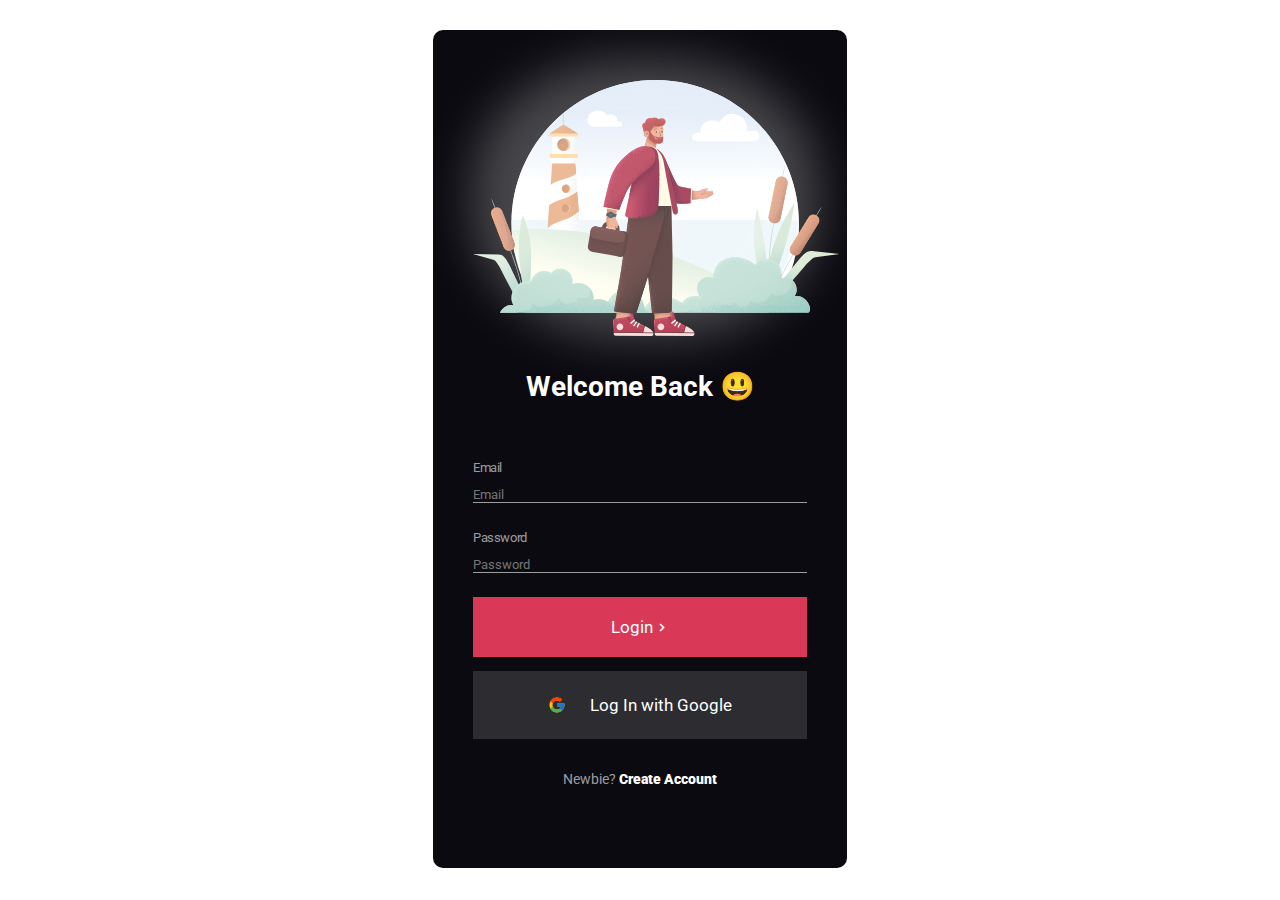
<file: index.html>
<!DOCTYPE html>
<html lang="en">
  <head>
    <meta charset="UTF-8" />
    <meta http-equiv="X-UA-Compatible" content="IE=edge" />
    <meta name="viewport" content="width=device-width, initial-scale=1.0" />
    <link
      href="https://unpkg.com/boxicons@2.1.4/css/boxicons.min.css"
      rel="stylesheet"
    />
    <link rel="stylesheet" href="styles.css" />
    <link rel="preconnect" href="https://fonts.googleapis.com" />
    <link rel="preconnect" href="https://fonts.gstatic.com" crossorigin />
    <link
      href="https://fonts.googleapis.com/css2?family=Roboto:wght@400;700;900&display=swap"
      rel="stylesheet"
    />
    <title>Login App</title>
  </head>

  <body>
    <main>
      <div class="div-blur">
        <div class="blur"></div>
        <img src="./images/signin.svg" alt="homem com uma mala" />
      </div>
      <h1>Welcome Back 😃</h1>
      <label>
        Email
        <input type="email" placeholder="Email" />
      </label>
      <label>
        Password
        <input type="Password" placeholder="Password" />
      </label>
      <button class="btn-login" type="button">
        Login
        <i class="bx bx-chevron-right arrow"></i>
      </button>
      <button class="btn-login-google" type="button">
        <img src="./images/icon-google.svg" alt="ícone do google" />
        Log In with Google
      </button>
      <div class="link-container">
        <a href="./signup.html">
         Newbie?
          <span>Create Account</span>
        </a>
    </div>
    </main>
  </body>
</html>
</file>
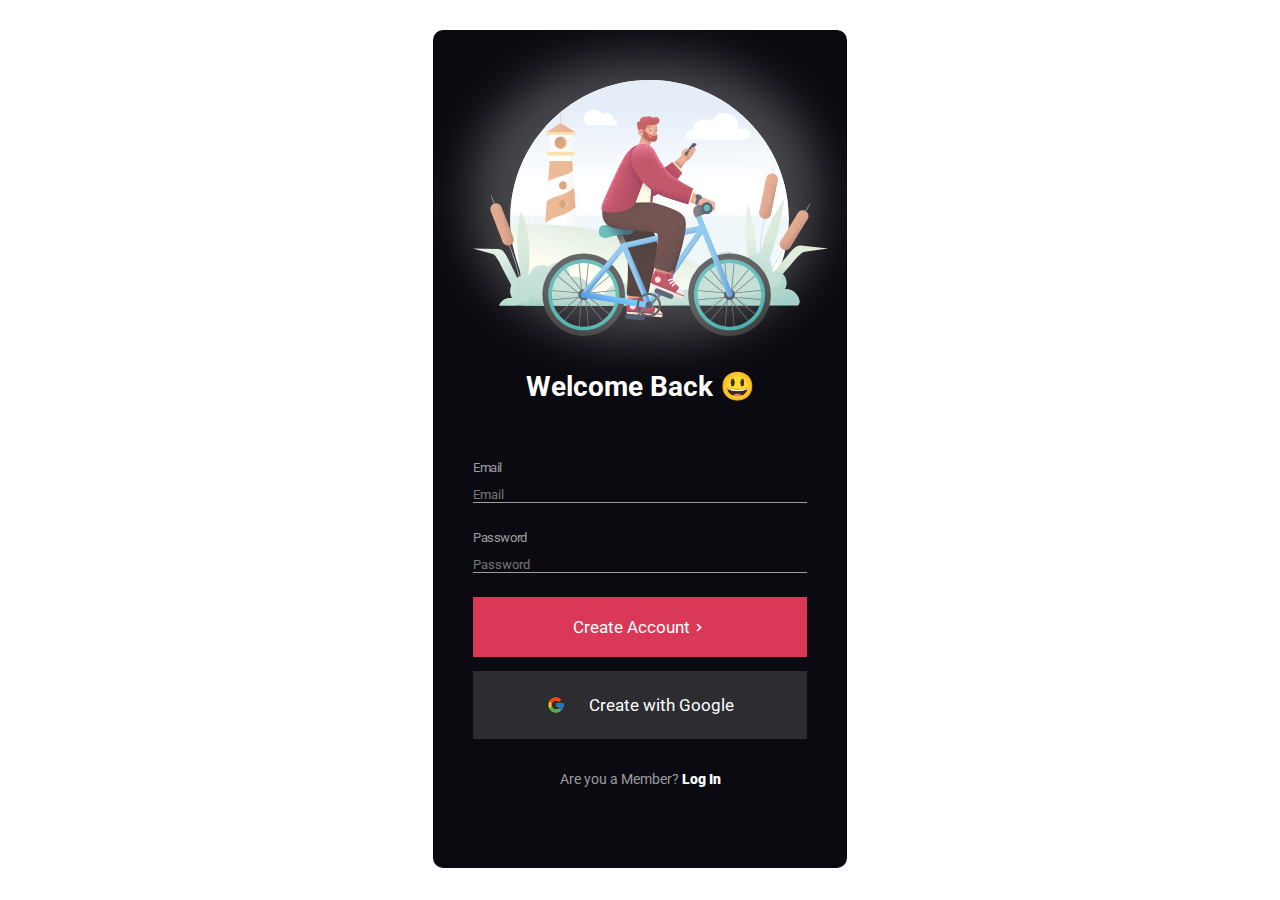
<file: signup.html>
<!DOCTYPE html>
<html lang="en">
  <head>
    <meta charset="UTF-8" />
    <meta http-equiv="X-UA-Compatible" content="IE=edge" />
    <meta name="viewport" content="width=device-width, initial-scale=1.0" />
    <link
      href="https://unpkg.com/boxicons@2.1.4/css/boxicons.min.css"
      rel="stylesheet"
    />
    <link rel="stylesheet" href="styles.css" />
    <link rel="preconnect" href="https://fonts.googleapis.com" />
    <link rel="preconnect" href="https://fonts.gstatic.com" crossorigin />
    <link
      href="https://fonts.googleapis.com/css2?family=Roboto:wght@400;700;900&display=swap"
      rel="stylesheet"
    />
    <title>Login App</title>
  </head>

  <body>
    <main>
      <div class="div-blur">
        <div class="blur"></div>
        <img src="./images/signup.svg" alt="homem com uma mala" />
      </div>
      <h1>Welcome Back 😃</h1>
      <label>
        Email
        <input type="email" placeholder="Email" />
      </label>
      <label>
        Password
        <input type="Password" placeholder="Password" />
      </label>
      <button class="btn-login" type="button">
        Create Account
        <i class="bx bx-chevron-right arrow"></i>
      </button>
      <button class="btn-login-google" type="button">
        <img src="./images/icon-google.svg" alt="ícone do google" />
        Create with Google
      </button>
      <div class="link-container">
        <a href="./index.html">
          Are you a Member?
          <span>Log In</span>
        </a>
      </div>
    </main>
  </body>
</html>
</file>
<file: styles.css>
* {
  margin: 0;
  padding: 0;
  box-sizing: border-box;
  font-family: "Roboto", sans-serif;
}

body {
  display: flex;
  justify-content: center;
  align-items: center;
}

main {
  display: flex;
  flex-direction: column;
  justify-content: center;

  background-color: #0a0a10;
  margin: 30px;
  border-radius: 10px;
  padding: 50px 40px;

  max-width: 414px;
}

.div-blur {
  position: relative;
}
.blur {
  background: #ffffff;
  opacity: 0.25;
  filter: blur(24px);
  height: 278px;
  width: 345px;
  border-radius: 45%;
  position: absolute;
  margin-top: -20px;
}
h1 {
  font-style: normal;
  font-weight: 700;
  font-size: 28px;
  line-height: 33px;
  text-align: center;
  color: #ffffff;
  margin: 30px 0 30px;
}
label {
  font-style: normal;
  font-weight: 400;
  font-size: 13px;
  line-height: 22px;
  display: flex;
  flex-direction: column;
  align-items: start;
  letter-spacing: -0.408px;

  gap: 8px;

  color: rgba(255, 255, 255, 0.6);

  margin-top: 24px;
}
input {
  width: 100%;
  border: 0;
  background: none;
  outline: none;
  border-bottom: 1px solid rgba(255, 255, 255, 0.6);
  color: #ffffff;
}
button:hover {
  opacity: 0.7;
  cursor: pointer;
}
.btn-login {
  height: 60px;
  background: #d93856;
  width: 100%;
  border: none;

  font-style: normal;
  font-weight: 400;
  font-size: 17px;
  line-height: 2px;
  display: flex;
  align-items: center;
  justify-content: center;

  color: #ffffff;

  margin-top: 24px;
  margin-bottom: 14px;
}

.btn-login-google {
  height: 68px;
  background: rgba(255, 255, 255, 0.14);

  font-style: normal;
  font-weight: 400;
  font-size: 17px;
  line-height: 2px;
  display: flex;
  align-items: center;

  color: #ffffff;

  border: none;

  display: flex;
  justify-content: center;
  align-items: center;
  gap: 24px;
}

.link-container{
  position: relative;
  margin:  30px auto;
}

a {
  font-style: normal;
  font-weight: 400;
  font-size: 14px;
  line-height: 16px;
  text-align: center;
  text-decoration: none;

  color: rgba(255, 255, 255, 0.6);

  margin-top: 20px
}

a::after{
  content:"";
  width: 0;
  height: 2px;
  position: absolute;
  left: 0;
  bottom: -3px;
  transition: 0.5s ease;
}

a:hover::after{
  content:"";
  width: 100%;
  height: 2px;
  position: absolute;
  background: #d93856;
  left: 0;
  bottom: -3px;
  transition: 0.5s ease;
}
span {
  font-style: normal;
  font-weight: 900;
  font-size: 14px;
  line-height: 16px;
  text-align: center;
  color: rgba(255, 255, 255);
}
</file>
